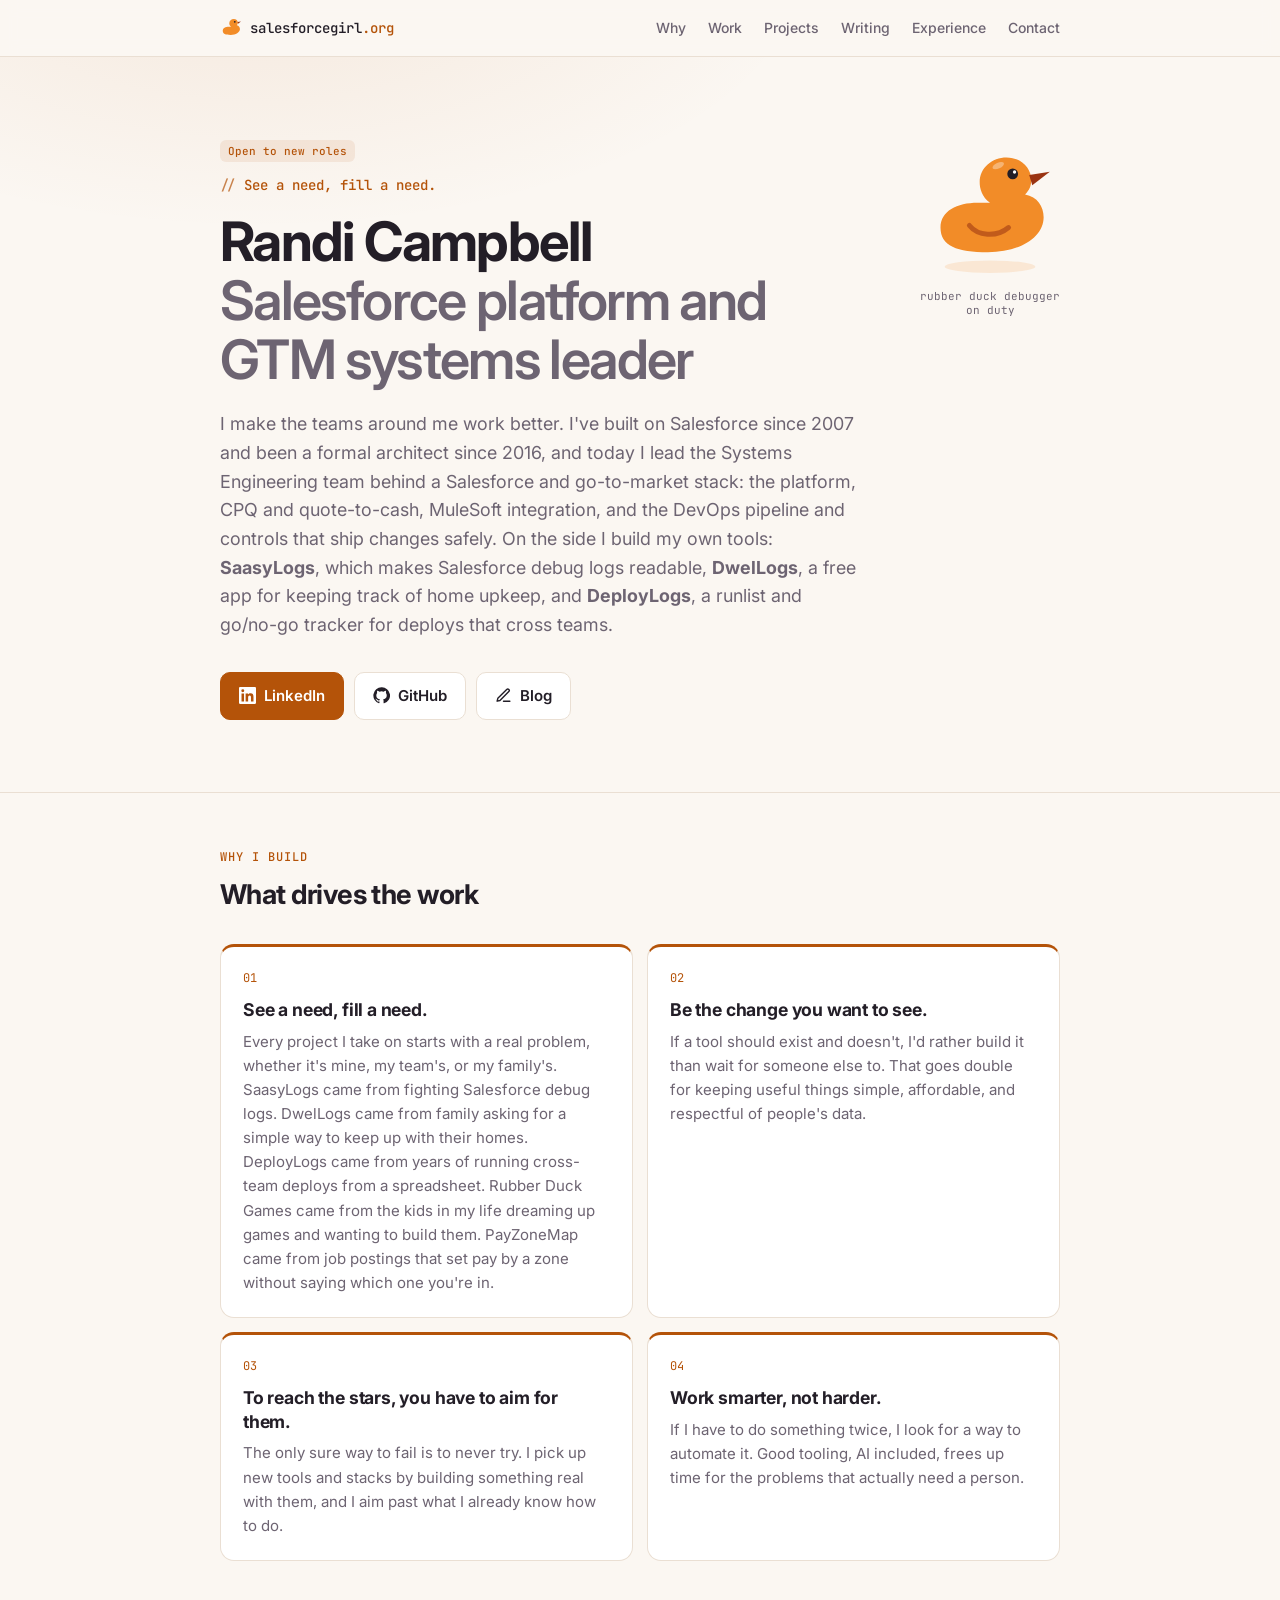
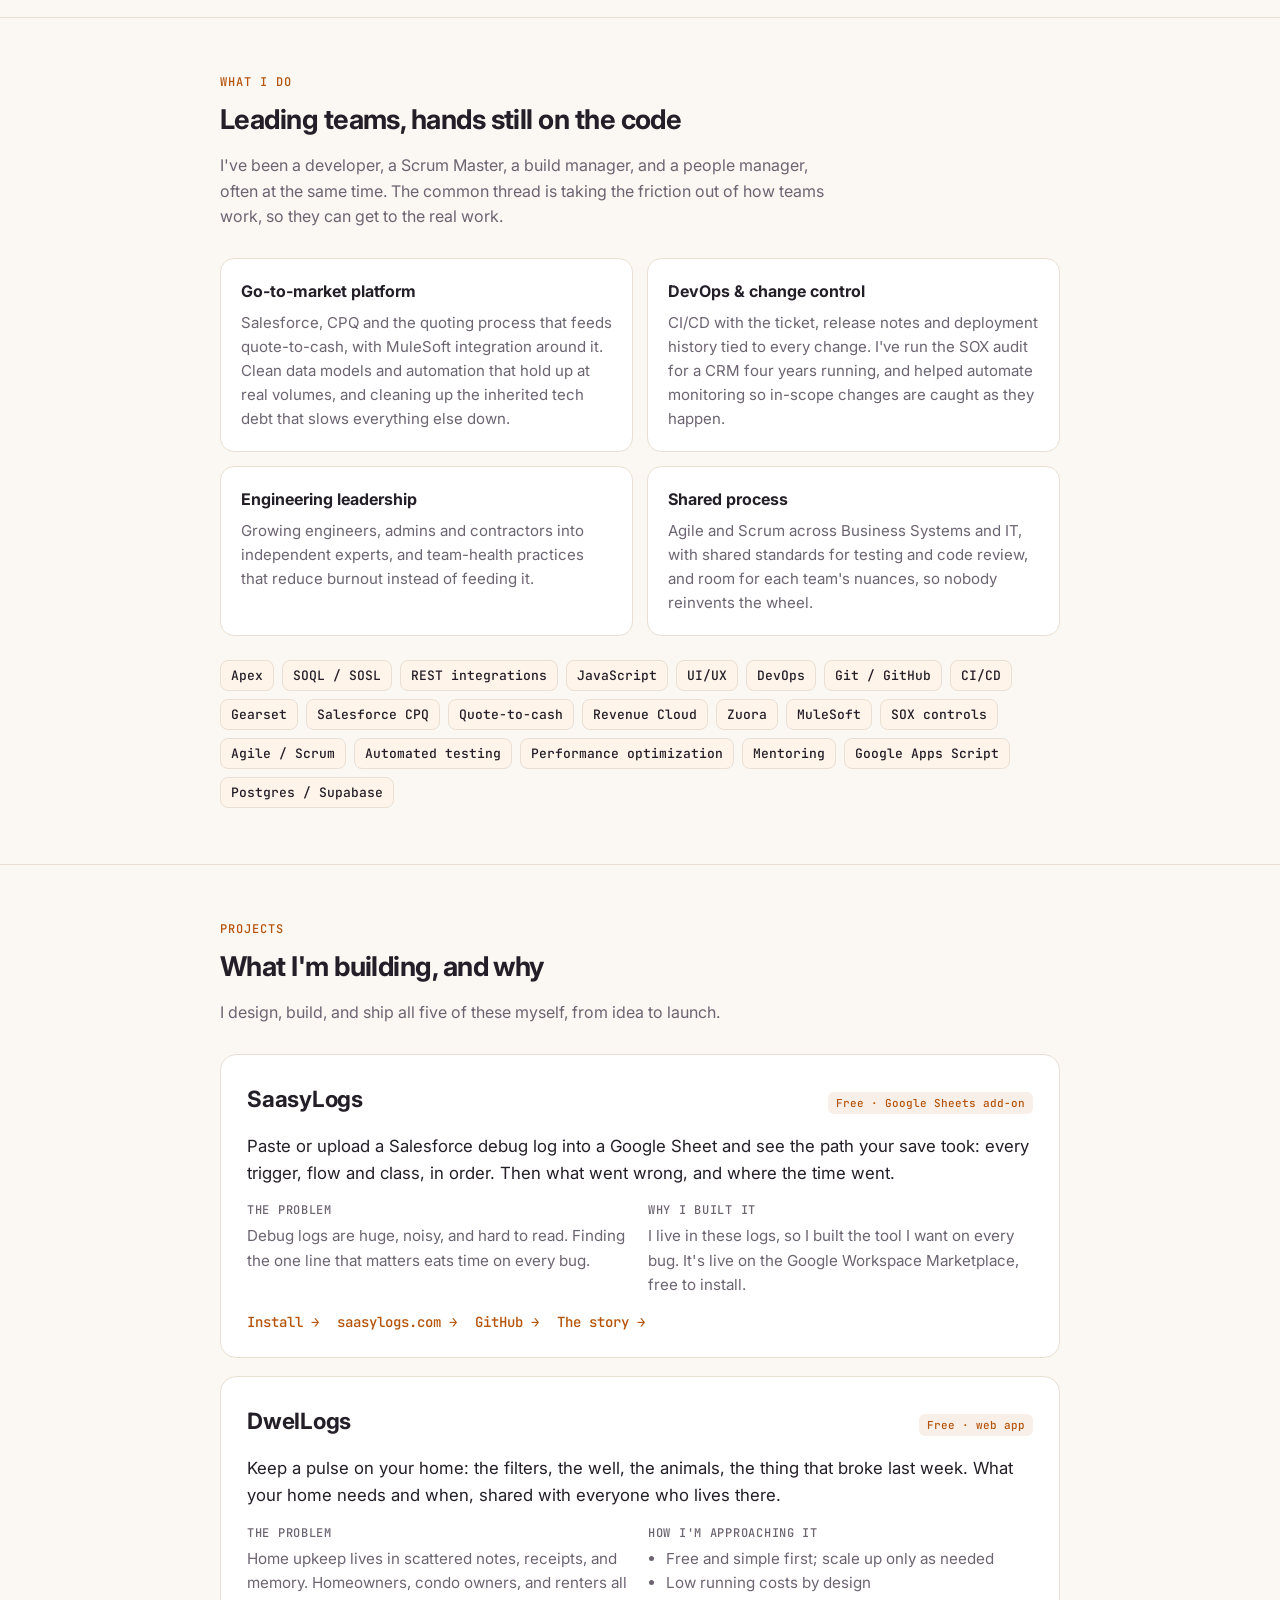
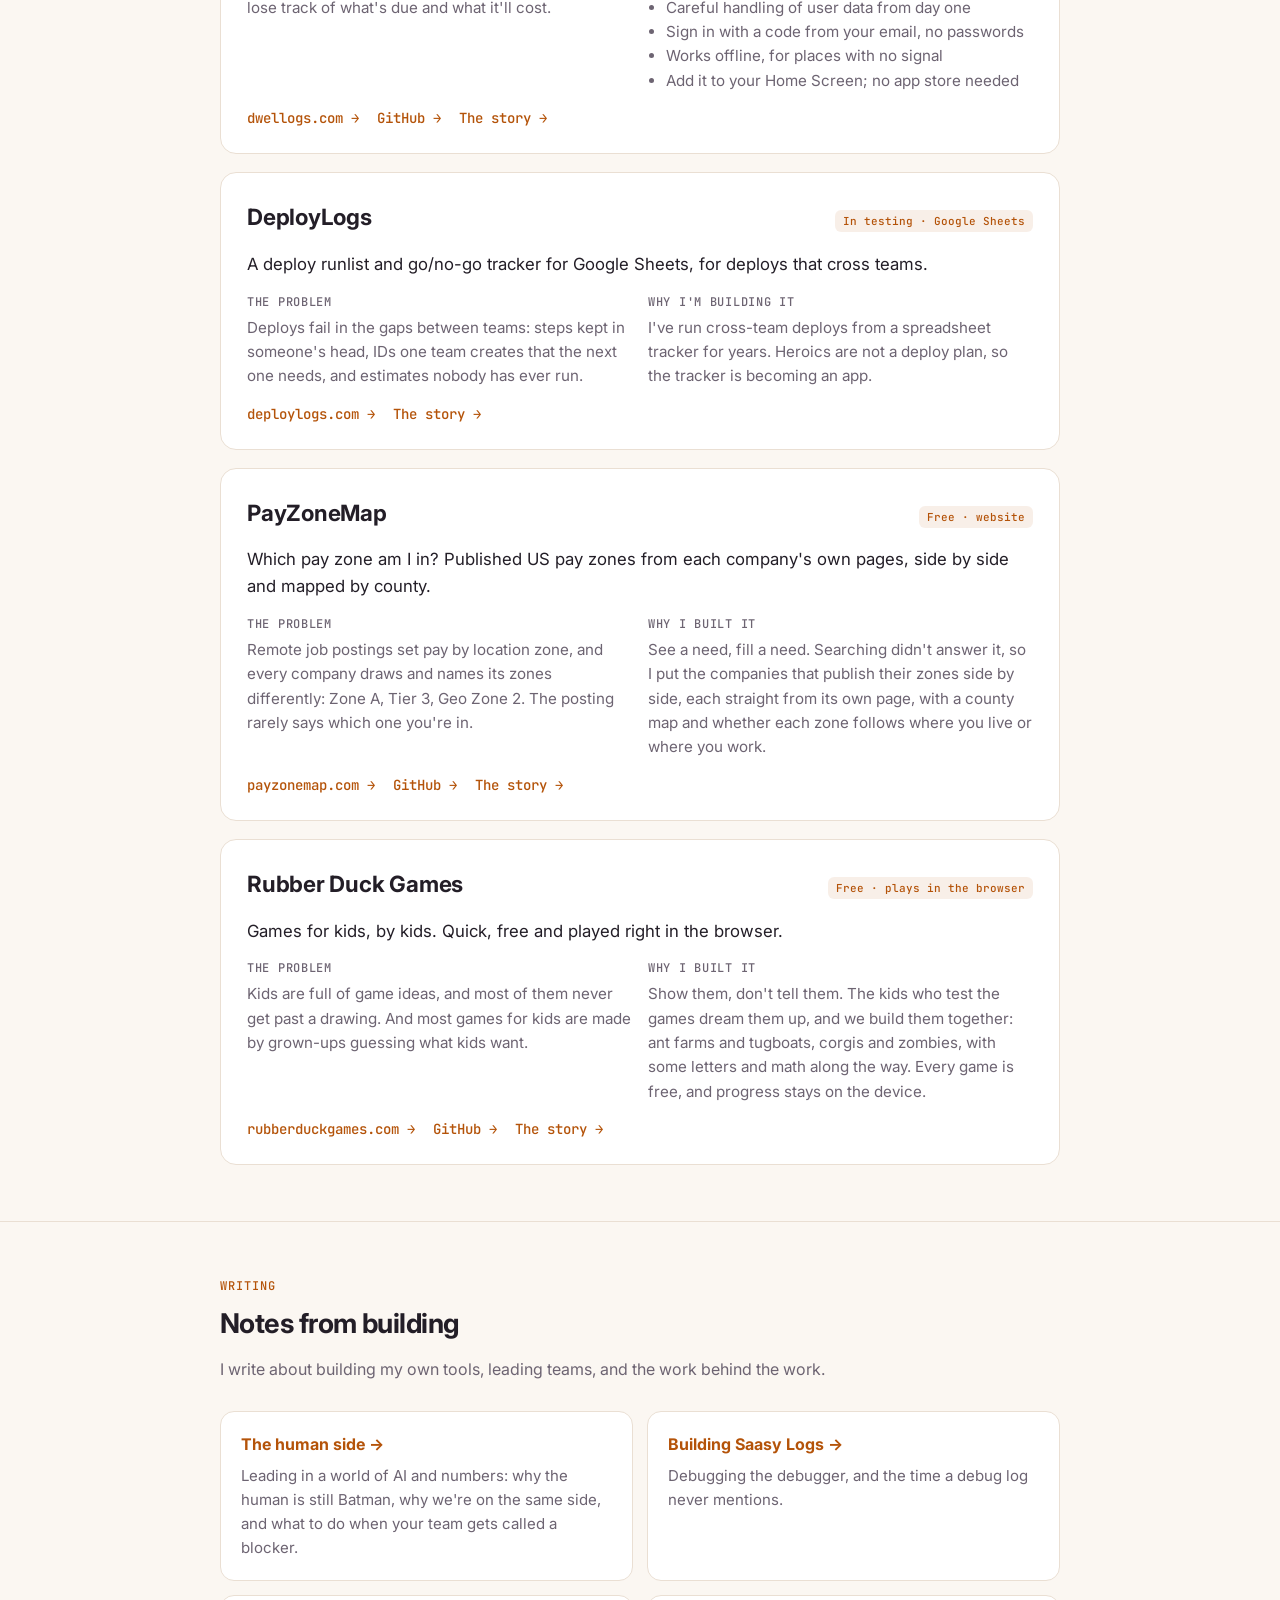
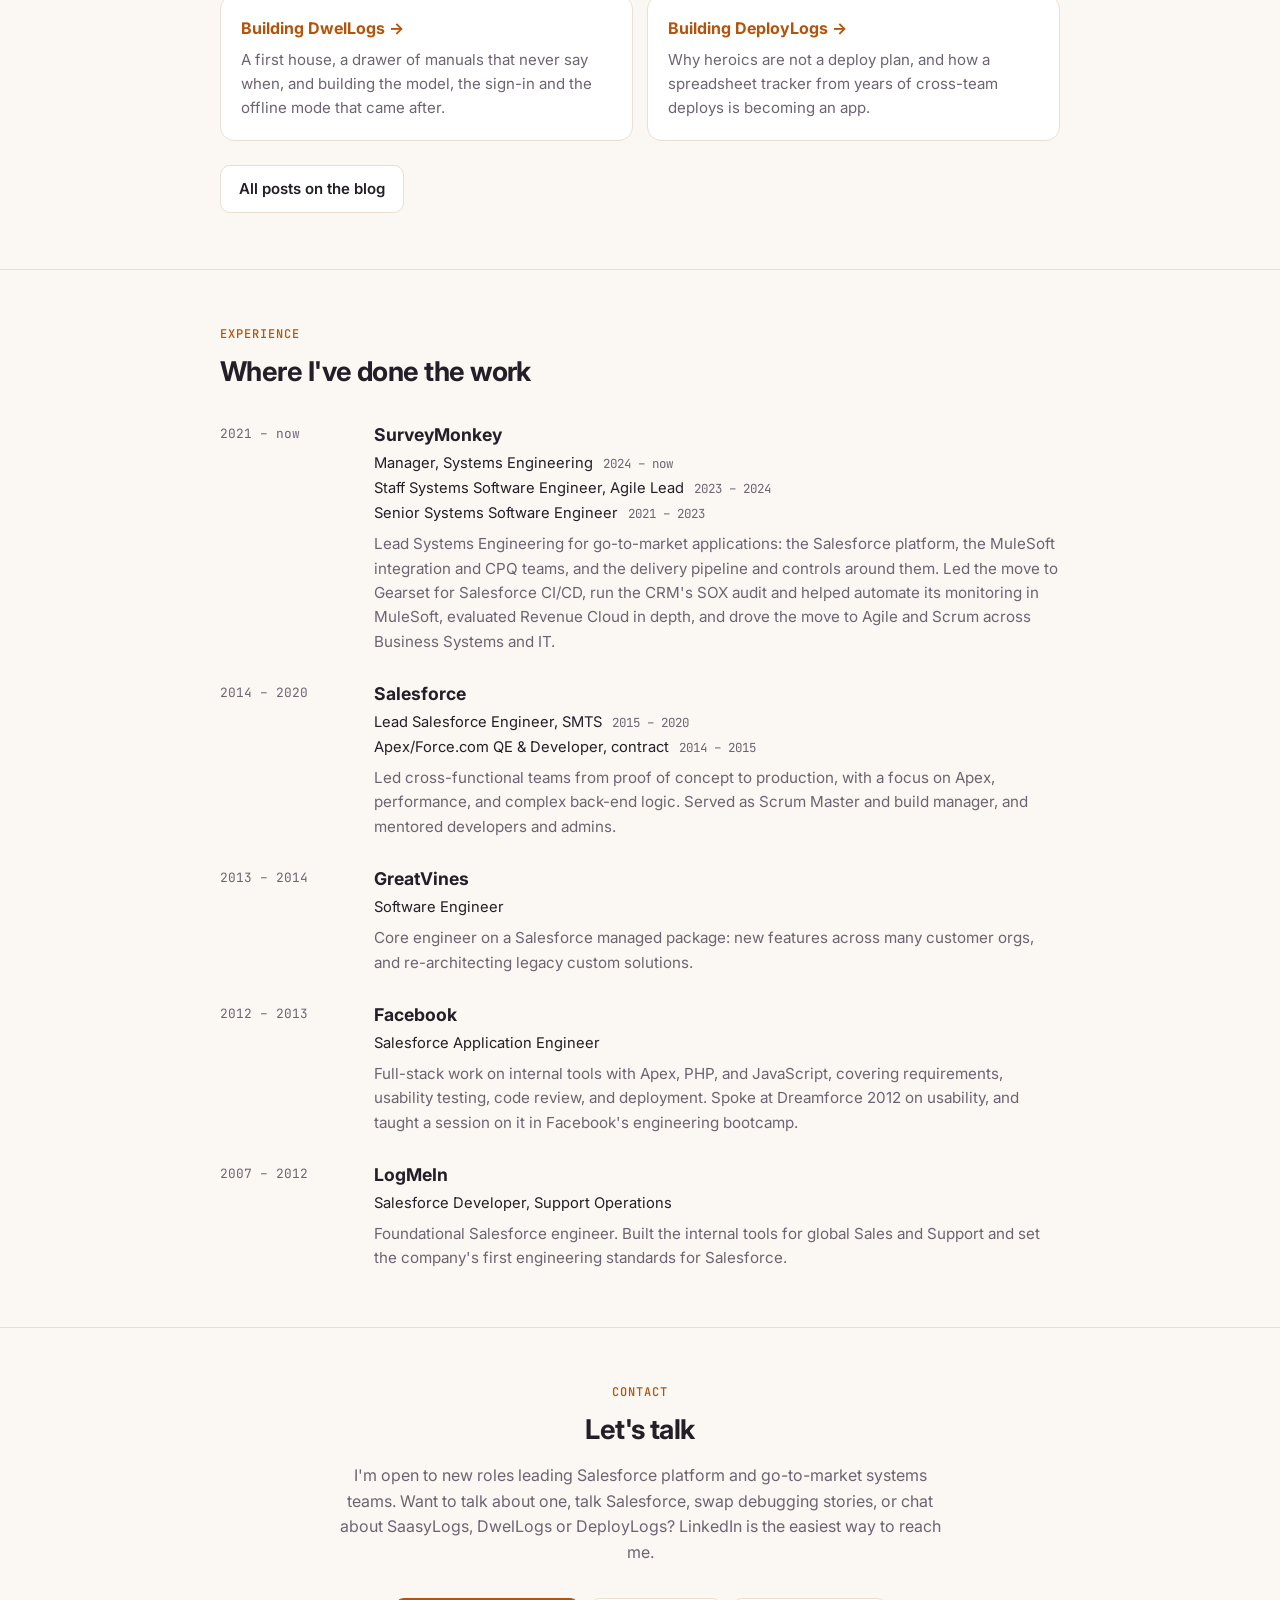
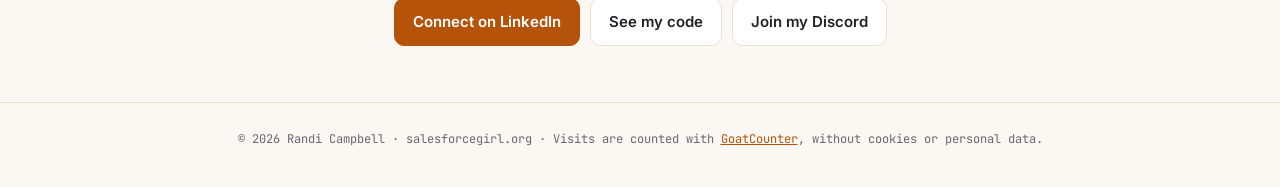
<file: index.html>
<!doctype html>
<html lang="en">
<head>
  <meta charset="utf-8">
  <meta name="viewport" content="width=device-width, initial-scale=1">
  <title>Randi Campbell — Salesforce Platform and GTM Systems Leader</title>
  <meta name="description" content="Randi Campbell (salesforcegirl): improving the way we work. Salesforce platform and GTM systems leader, SOX, CPQ and DevOps, building on Salesforce since 2007. Creator of SaasyLogs, DwelLogs and DeployLogs.">
  <meta property="og:title" content="Randi Campbell — Salesforce Platform and GTM Systems Leader">
  <meta property="og:description" content="Improving the way we work. Salesforce platform and GTM systems leader: SOX, CPQ, DevOps. Building on Salesforce since 2007. Creator of SaasyLogs, DwelLogs and DeployLogs.">
  <meta property="og:url" content="https://salesforcegirl.org">
  <meta property="og:type" content="profile">
  <!-- ?v=N busts LinkedIn's and Slack's cached preview; bump it whenever og-image.png changes. -->
  <meta property="og:image" content="https://salesforcegirl.org/og-image.png?v=4">
  <meta property="og:image:width" content="1200">
  <meta property="og:image:height" content="630">
  <meta property="og:image:alt" content="Randi Campbell, Salesforce platform and GTM systems leader. See a need, fill a need.">
  <meta name="twitter:card" content="summary_large_image">
  <meta name="twitter:image" content="https://salesforcegirl.org/og-image.png?v=4">
  <meta name="theme-color" content="#16131a">
  <link rel="icon" href="data:image/svg+xml,%3Csvg xmlns='http://www.w3.org/2000/svg' viewBox='0 0 64 64'%3E%3Cpath d='M8 40c0-8 8-12 18-12h6c-4-3-5-7-5-10 0-7 6-12 13-12s12 5 12 11c0 3-1 5-3 7 6 1 9 6 9 11 0 10-12 17-27 17S8 49 8 40z' fill='%23f28c28'/%3E%3Cpath d='M51 14.5l10-1.5-8.5 6.5z' fill='%23c2410c'/%3E%3Ccircle cx='43' cy='14' r='2.6' fill='%2316131a'/%3E%3C/svg%3E">
  <link rel="preconnect" href="https://fonts.googleapis.com">
  <link rel="preconnect" href="https://fonts.gstatic.com" crossorigin>
  <link href="https://fonts.googleapis.com/css2?family=Inter:wght@400;500;600;700&family=JetBrains+Mono:wght@400;500&display=swap" rel="stylesheet">
  <link rel="stylesheet" href="styles.css">
  <!-- 24 Nov: canonical added with visit counting. GoatCounter's count.js uses it
       as the counted path, so a tagged link (?utm_...) counts as "/" with its
       campaign kept separately, not as a page of its own. -->
  <link rel="canonical" href="https://salesforcegirl.org/">
</head>
<body>

  <nav class="top" aria-label="Primary">
    <div class="wrap">
      <a class="brand" href="#">
        <svg viewBox="0 0 64 64" aria-hidden="true"><path d="M8 40c0-8 8-12 18-12h6c-4-3-5-7-5-10 0-7 6-12 13-12s12 5 12 11c0 3-1 5-3 7 6 1 9 6 9 11 0 10-12 17-27 17S8 49 8 40z" fill="var(--duck)"/><path d="M51 14.5l10-1.5-8.5 6.5z" fill="var(--accent-deep)"/><circle cx="43" cy="14" r="2.6" fill="var(--eye)"/></svg>
        <b class="brand-name">salesforcegirl<span>.org</span></b>
      </a>
      <ul>
        <li><a href="#why">Why</a></li>
        <li><a href="#work">Work</a></li>
        <li><a href="#projects">Projects</a></li>
        <li><a href="#writing">Writing</a></li>
        <li><a href="#experience">Experience</a></li>
        <li><a href="#contact">Contact</a></li>
      </ul>
    </div>
  </nav>

  <main>
    <!-- ============ HERO ============ -->
    <header class="hero">
      <div class="wrap hero-grid">
        <div>
          <a class="badge status" href="#contact">Open to new roles</a>
          <div class="tagline">See a need, fill a need.</div>
          <h1>Randi Campbell<span class="role">Salesforce platform and GTM systems leader</span></h1>
          <p class="lede">
            I make the teams around me work better. I've built on Salesforce since 2007 and been a formal architect since 2016,
            and today I lead the Systems Engineering team behind a Salesforce and go-to-market stack: the platform, CPQ and
            quote-to-cash, MuleSoft integration, and the DevOps pipeline and controls that ship changes safely.
            On the side I build my own tools: <strong>SaasyLogs</strong>,
            which makes Salesforce debug logs readable, <strong>DwelLogs</strong>, a free app for keeping track of home upkeep,
            and <strong>DeployLogs</strong>, a runlist and go/no-go tracker for deploys that cross teams.
          </p>
          <div class="ctas">
            <a class="btn primary" href="https://www.linkedin.com/in/randiwarner/">
              <svg viewBox="0 0 24 24" fill="currentColor" aria-hidden="true"><path d="M20.45 20.45h-3.56v-5.57c0-1.33-.02-3.04-1.85-3.04-1.85 0-2.14 1.45-2.14 2.94v5.67H9.34V9h3.42v1.56h.05c.48-.9 1.64-1.85 3.37-1.85 3.6 0 4.27 2.37 4.27 5.46v6.28ZM5.34 7.43a2.06 2.06 0 1 1 0-4.13 2.06 2.06 0 0 1 0 4.13ZM7.12 20.45H3.56V9h3.56v11.45ZM22.22 0H1.77C.79 0 0 .77 0 1.73v20.54C0 23.23.79 24 1.77 24h20.45c.98 0 1.78-.77 1.78-1.73V1.73C24 .77 23.2 0 22.22 0Z"/></svg>
              LinkedIn
            </a>
            <a class="btn" href="https://github.com/salesforcegirl">
              <svg viewBox="0 0 24 24" fill="currentColor" aria-hidden="true"><path d="M12 .5a11.5 11.5 0 0 0-3.64 22.41c.58.1.79-.25.79-.56v-2c-3.2.7-3.88-1.37-3.88-1.37-.52-1.33-1.28-1.69-1.28-1.69-1.05-.72.08-.7.08-.7 1.16.08 1.77 1.19 1.77 1.19 1.03 1.77 2.7 1.26 3.36.96.1-.75.4-1.26.73-1.55-2.55-.29-5.24-1.28-5.24-5.68 0-1.26.45-2.28 1.19-3.09-.12-.29-.52-1.46.11-3.04 0 0 .97-.31 3.17 1.18a11 11 0 0 1 5.77 0c2.2-1.49 3.17-1.18 3.17-1.18.63 1.58.23 2.75.11 3.04.74.81 1.19 1.83 1.19 3.09 0 4.41-2.69 5.38-5.26 5.67.41.36.78 1.06.78 2.14v3.17c0 .31.21.67.8.56A11.5 11.5 0 0 0 12 .5Z"/></svg>
              GitHub
            </a>
            <a class="btn" href="https://salesforcegirl.hashnode.dev/">
              <svg viewBox="0 0 24 24" fill="none" stroke="currentColor" stroke-width="2" stroke-linecap="round" stroke-linejoin="round" aria-hidden="true"><path d="M12 20h9"/><path d="M16.5 3.5a2.1 2.1 0 0 1 3 3L7 19l-4 1 1-4Z"/></svg>
              Blog
            </a>
          </div>
        </div>

        <div class="duck-wrap" title="Rubber duck debugger, on duty">
          <svg class="duck" viewBox="0 0 64 64" aria-hidden="true">
            <ellipse cx="32" cy="59" rx="22" ry="3" fill="var(--duck)" opacity=".15"/>
            <path d="M8 40c0-8 8-12 18-12h6c-4-3-5-7-5-10 0-7 6-12 13-12s12 5 12 11c0 3-1 5-3 7 6 1 9 6 9 11 0 10-12 17-27 17S8 49 8 40z" fill="var(--duck)"/>
            <path d="M22 39c4 5 13 6 19 1" fill="none" stroke="var(--accent-deep)" stroke-width="2.4" stroke-linecap="round" opacity=".55"/>
            <path d="M51 14.5l10-1.5-8.5 6.5z" fill="var(--accent-deep)"/>
            <circle cx="43" cy="14" r="2.6" fill="var(--eye)"/>
            <circle cx="43.9" cy="13.1" r=".8" fill="#fff"/>
            <ellipse cx="36" cy="10" rx="3" ry="1.4" fill="#fff" opacity=".35" transform="rotate(-25 36 10)"/>
          </svg>
          <div class="duck-note">rubber duck debugger<br>on duty</div>
        </div>
      </div>
    </header>

    <!-- ============ WHY ============ -->
    <section id="why">
      <div class="wrap">
        <div class="eyebrow">Why I build</div>
        <h2>What drives the work</h2>
        <div class="principles">
          <div class="principle">
            <div class="num mono">01</div>
            <h3>See a need, fill a need.</h3>
            <p>Every project I take on starts with a real problem, whether it's mine, my team's, or my family's. SaasyLogs came from fighting Salesforce debug logs. DwelLogs came from family asking for a simple way to keep up with their homes. DeployLogs came from years of running cross-team deploys from a spreadsheet. Rubber Duck Games came from the kids in my life dreaming up games and wanting to build them. PayZoneMap came from job postings that set pay by a zone without saying which one you're in.</p>
          </div>
          <div class="principle">
            <div class="num mono">02</div>
            <h3>Be the change you want to see.</h3>
            <p>If a tool should exist and doesn't, I'd rather build it than wait for someone else to. That goes double for keeping useful things simple, affordable, and respectful of people's data.</p>
          </div>
          <div class="principle">
            <div class="num mono">03</div>
            <h3>To reach the stars, you have to aim for them.</h3>
            <p>The only sure way to fail is to never try. I pick up new tools and stacks by building something real with them, and I aim past what I already know how to do.</p>
          </div>
          <div class="principle">
            <div class="num mono">04</div>
            <h3>Work smarter, not harder.</h3>
            <p>If I have to do something twice, I look for a way to automate it. Good tooling, AI included, frees up time for the problems that actually need a person.</p>
          </div>
        </div>
      </div>
    </section>

    <!-- ============ WHAT I DO ============ -->
    <section id="work">
      <div class="wrap">
        <div class="eyebrow">What I do</div>
        <h2>Leading teams, hands still on the code</h2>
        <p class="section-lede">
          I've been a developer, a Scrum Master, a build manager, and a people manager, often at the same time.
          The common thread is taking the friction out of how teams work, so they can get to the real work.
        </p>

        <div class="pillars">
          <div class="pillar">
            <h3>Go-to-market platform</h3>
            <p>Salesforce, CPQ and the quoting process that feeds quote-to-cash, with MuleSoft integration around it. Clean data models and automation that hold up at real volumes, and cleaning up the inherited tech debt that slows everything else down.</p>
          </div>
          <div class="pillar">
            <h3>DevOps &amp; change control</h3>
            <p>CI/CD with the ticket, release notes and deployment history tied to every change. I've run the SOX audit for a CRM four years running, and helped automate monitoring so in-scope changes are caught as they happen.</p>
          </div>
          <div class="pillar">
            <h3>Engineering leadership</h3>
            <p>Growing engineers, admins and contractors into independent experts, and team-health practices that reduce burnout instead of feeding it.</p>
          </div>
          <div class="pillar">
            <h3>Shared process</h3>
            <p>Agile and Scrum across Business Systems and IT, with shared standards for testing and code review, and room for each team's nuances, so nobody reinvents the wheel.</p>
          </div>
        </div>

        <ul class="skills" aria-label="Skills">
          <li>Apex</li>
          <li>SOQL / SOSL</li>
          <li>REST integrations</li>
          <li>JavaScript</li>
          <li>UI/UX</li>
          <li>DevOps</li>
          <li>Git / GitHub</li>
          <li>CI/CD</li>
          <li>Gearset</li>
          <li>Salesforce CPQ</li>
          <li>Quote-to-cash</li>
          <li>Revenue Cloud</li>
          <li>Zuora</li>
          <li>MuleSoft</li>
          <li>SOX controls</li>
          <li>Agile / Scrum</li>
          <li>Automated testing</li>
          <li>Performance optimization</li>
          <li>Mentoring</li>
          <li>Google Apps Script</li>
          <li>Postgres / Supabase</li>
        </ul>
      </div>
    </section>

    <!-- ============ PROJECTS ============ -->
    <section id="projects">
      <div class="wrap">
        <div class="eyebrow">Projects</div>
        <h2>What I'm building, and why</h2>
        <p class="section-lede">I design, build, and ship all five of these myself, from idea to launch.</p>

        <div class="projects">
          <article class="project">
            <div class="project-head">
              <h3>SaasyLogs</h3>
              <span class="badge">Free · Google Sheets add-on</span>
            </div>
            <!-- Pitch follows saasylogs.com's own hero, so the two say the same thing. -->
            <p class="pitch">Paste or upload a Salesforce debug log into a Google Sheet and see the path your save took: every trigger, flow and class, in order. Then what went wrong, and where the time went.</p>
            <div class="pw">
              <div>
                <h4>The problem</h4>
                <p>Debug logs are huge, noisy, and hard to read. Finding the one line that matters eats time on every bug.</p>
              </div>
              <div>
                <h4>Why I built it</h4>
                <p>I live in these logs, so I built the tool I want on every bug. It's live on the Google Workspace Marketplace, free to install.</p>
              </div>
            </div>
            <div class="project-links">
              <a href="https://workspace.google.com/marketplace/app/saasy_logs/726192293541">Install →</a>
              <a href="https://saasylogs.com">saasylogs.com →</a>
              <a href="https://github.com/SaasyLogs">GitHub →</a>
              <a href="https://salesforcegirl.hashnode.dev/series/building-saasy-logs">The story →</a>
            </div>
          </article>

          <article class="project">
            <div class="project-head">
              <h3>DwelLogs</h3>
              <span class="badge">Free · web app</span>
            </div>
            <!-- Pitch follows dwellogs.com, which says only what the app does today. -->
            <p class="pitch">Keep a pulse on your home: the filters, the well, the animals, the thing that broke last week. What your home needs and when, shared with everyone who lives there.</p>
            <div class="pw">
              <div>
                <h4>The problem</h4>
                <p>Home upkeep lives in scattered notes, receipts, and memory. Homeowners, condo owners, and renters all lose track of what's due and what it'll cost.</p>
              </div>
              <div>
                <h4>How I'm approaching it</h4>
                <ul>
                  <li>Free and simple first; scale up only as needed</li>
                  <li>Low running costs by design</li>
                  <li>Careful handling of user data from day one</li>
                  <li>Sign in with a code from your email, no passwords</li>
                  <li>Works offline, for places with no signal</li>
                  <li>Add it to your Home Screen; no app store needed</li>
                </ul>
              </div>
            </div>
            <div class="project-links">
              <a href="https://dwellogs.com">dwellogs.com →</a>
              <a href="https://github.com/DwelLogs">GitHub →</a>
              <a href="https://salesforcegirl.hashnode.dev/series/building-dwellogs">The story →</a>
            </div>
          </article>
          <article class="project">
            <div class="project-head">
              <h3>DeployLogs</h3>
              <span class="badge">In testing · Google Sheets</span>
            </div>
            <!-- Pitch follows deploylogs.com. -->
            <p class="pitch">A deploy runlist and go/no-go tracker for Google Sheets, for deploys that cross teams.</p>
            <div class="pw">
              <div>
                <h4>The problem</h4>
                <p>Deploys fail in the gaps between teams: steps kept in someone's head, IDs one team creates that the next one needs, and estimates nobody has ever run.</p>
              </div>
              <div>
                <h4>Why I'm building it</h4>
                <p>I've run cross-team deploys from a spreadsheet tracker for years. Heroics are not a deploy plan, so the tracker is becoming an app.</p>
              </div>
            </div>
            <div class="project-links">
              <a href="https://deploylogs.com">deploylogs.com →</a>
              <a href="https://salesforcegirl.hashnode.dev/heroics-are-not-a-deploy-plan">The story →</a>
            </div>
          </article>

          <article class="project">
            <div class="project-head">
              <h3>PayZoneMap</h3>
              <span class="badge">Free · website</span>
            </div>
            <!-- Pitch follows payzonemap.com's own line. Live since 23 Nov 2026. -->
            <p class="pitch">Which pay zone am I in? Published US pay zones from each company's own pages, side by side and mapped by county.</p>
            <div class="pw">
              <div>
                <h4>The problem</h4>
                <p>Remote job postings set pay by location zone, and every company draws and names its zones differently: Zone A, Tier 3, Geo Zone 2. The posting rarely says which one you're in.</p>
              </div>
              <div>
                <h4>Why I built it</h4>
                <p>See a need, fill a need. Searching didn't answer it, so I put the companies that publish their zones side by side, each straight from its own page, with a county map and whether each zone follows where you live or where you work.</p>
              </div>
            </div>
            <div class="project-links">
              <a href="https://payzonemap.com">payzonemap.com →</a>
              <a href="https://github.com/PayZoneMap">GitHub →</a>
              <a href="https://salesforcegirl.hashnode.dev/zone-a-tier-3-geo-zone-2-which-one-am-i">The story →</a>
            </div>
          </article>

          <article class="project">
            <div class="project-head">
              <h3>Rubber Duck Games</h3>
              <span class="badge">Free · plays in the browser</span>
            </div>
            <!-- Pitch follows rubberduckgames.com ("Games for kids, by kids", updated 24 Nov). Nothing that identifies the kid testers: no names, ages or photos. -->
            <p class="pitch">Games for kids, by kids. Quick, free and played right in the browser.</p>
            <div class="pw">
              <div>
                <h4>The problem</h4>
                <p>Kids are full of game ideas, and most of them never get past a drawing. And most games for kids are made by grown-ups guessing what kids want.</p>
              </div>
              <div>
                <h4>Why I built it</h4>
                <p>Show them, don't tell them. The kids who test the games dream them up, and we build them together: ant farms and tugboats, corgis and zombies, with some letters and math along the way. Every game is free, and progress stays on the device.</p>
              </div>
            </div>
            <div class="project-links">
              <a href="https://rubberduckgames.com">rubberduckgames.com →</a>
              <a href="https://github.com/RubberDuckGames">GitHub →</a>
              <a href="https://salesforcegirl.hashnode.dev/show-them-don-t-tell-them">The story →</a>
            </div>
          </article>
        </div>
      </div>
    </section>

    <!-- ============ WRITING ============ -->
    <!-- Links the series and the blog, not single posts, so this does not go stale with every new post. -->
    <section id="writing">
      <div class="wrap">
        <div class="eyebrow">Writing</div>
        <h2>Notes from building</h2>
        <p class="section-lede">I write about building my own tools, leading teams, and the work behind the work.</p>

        <div class="pillars">
          <a class="pillar pillar-link" href="https://salesforcegirl.hashnode.dev/series/human-side">
            <h3>The human side →</h3>
            <p>Leading in a world of AI and numbers: why the human is still Batman, why we're on the same side, and what to do when your team gets called a blocker.</p>
          </a>
          <a class="pillar pillar-link" href="https://salesforcegirl.hashnode.dev/series/building-saasy-logs">
            <h3>Building Saasy Logs →</h3>
            <p>Debugging the debugger, and the time a debug log never mentions.</p>
          </a>
          <a class="pillar pillar-link" href="https://salesforcegirl.hashnode.dev/series/building-dwellogs">
            <h3>Building DwelLogs →</h3>
            <p>A first house, a drawer of manuals that never say when, and building the model, the sign-in and the offline mode that came after.</p>
          </a>
          <!-- Hashnode series slug: building-deploy-logs -->
          <a class="pillar pillar-link" href="https://salesforcegirl.hashnode.dev/series/building-deploy-logs">
            <h3>Building DeployLogs →</h3>
            <p>Why heroics are not a deploy plan, and how a spreadsheet tracker from years of cross-team deploys is becoming an app.</p>
          </a>
        </div>

        <div class="ctas">
          <a class="btn" href="https://salesforcegirl.hashnode.dev/">All posts on the blog</a>
        </div>
      </div>
    </section>

    <!-- ============ EXPERIENCE ============ -->
    <!-- Source: LinkedIn profile export. Keep in sync with LinkedIn; LinkedIn carries the detail. -->
    <section id="experience">
      <div class="wrap">
        <div class="eyebrow">Experience</div>
        <h2>Where I've done the work</h2>
        <div class="timeline">
          <div class="job">
            <div class="when mono">2021 – now</div>
            <div>
              <h3>SurveyMonkey</h3>
              <p class="roles">Manager, Systems Engineering <span>2024 – now</span><br>Staff Systems Software Engineer, Agile Lead <span>2023 – 2024</span><br>Senior Systems Software Engineer <span>2021 – 2023</span></p>
              <p>Lead Systems Engineering for go-to-market applications: the Salesforce platform, the MuleSoft integration and CPQ teams, and the delivery pipeline and controls around them. Led the move to Gearset for Salesforce CI/CD, run the CRM's SOX audit and helped automate its monitoring in MuleSoft, evaluated Revenue Cloud in depth, and drove the move to Agile and Scrum across Business Systems and IT.</p>
            </div>
          </div>
          <div class="job">
            <div class="when mono">2014 – 2020</div>
            <div>
              <h3>Salesforce</h3>
              <p class="roles">Lead Salesforce Engineer, SMTS <span>2015 – 2020</span><br>Apex/Force.com QE &amp; Developer, contract <span>2014 – 2015</span></p>
              <p>Led cross-functional teams from proof of concept to production, with a focus on Apex, performance, and complex back-end logic. Served as Scrum Master and build manager, and mentored developers and admins.</p>
            </div>
          </div>
          <div class="job">
            <div class="when mono">2013 – 2014</div>
            <div>
              <h3>GreatVines</h3>
              <p class="roles">Software Engineer</p>
              <p>Core engineer on a Salesforce managed package: new features across many customer orgs, and re-architecting legacy custom solutions.</p>
            </div>
          </div>
          <div class="job">
            <div class="when mono">2012 – 2013</div>
            <div>
              <h3>Facebook</h3>
              <p class="roles">Salesforce Application Engineer</p>
              <p>Full-stack work on internal tools with Apex, PHP, and JavaScript, covering requirements, usability testing, code review, and deployment. Spoke at Dreamforce 2012 on usability, and taught a session on it in Facebook's engineering bootcamp.</p>
            </div>
          </div>
          <div class="job">
            <div class="when mono">2007 – 2012</div>
            <div>
              <h3>LogMeIn</h3>
              <p class="roles">Salesforce Developer, Support Operations</p>
              <p>Foundational Salesforce engineer. Built the internal tools for global Sales and Support and set the company's first engineering standards for Salesforce.</p>
            </div>
          </div>
        </div>
      </div>
    </section>

    <!-- ============ CONTACT ============ -->
    <section id="contact" class="contact">
      <div class="wrap">
        <div class="eyebrow">Contact</div>
        <h2>Let's talk</h2>
        <p class="section-lede">I'm open to new roles leading Salesforce platform and go-to-market systems teams. Want to talk about one, talk Salesforce, swap debugging stories, or chat about SaasyLogs, DwelLogs or DeployLogs? LinkedIn is the easiest way to reach me.</p>
        <div class="ctas">
          <a class="btn primary" href="https://www.linkedin.com/in/randiwarner/">Connect on LinkedIn</a>
          <a class="btn" href="https://github.com/salesforcegirl">See my code</a>
          <a class="btn" href="https://discord.gg/MZ3sDF7xB">Join my Discord</a>
        </div>

        <!-- DONATE: uncomment when ready
        <p class="section-lede sponsor">
          Find my tools useful? <a href="https://github.com/sponsors/salesforcegirl">Sponsor on GitHub</a> to help keep them free.
        </p>
        -->
      </div>
    </section>
  </main>

  <footer>© <span id="yr">2026</span> Randi Campbell · salesforcegirl.org · Visits are counted with <a href="https://www.goatcounter.com/">GoatCounter</a>, without cookies or personal data.</footer>

  <script>document.getElementById('yr').textContent = new Date().getFullYear();</script>
  <script data-goatcounter="https://salesforcegirl.goatcounter.com/count" async src="count.js?v=1"></script>
</body>
</html>
</file>
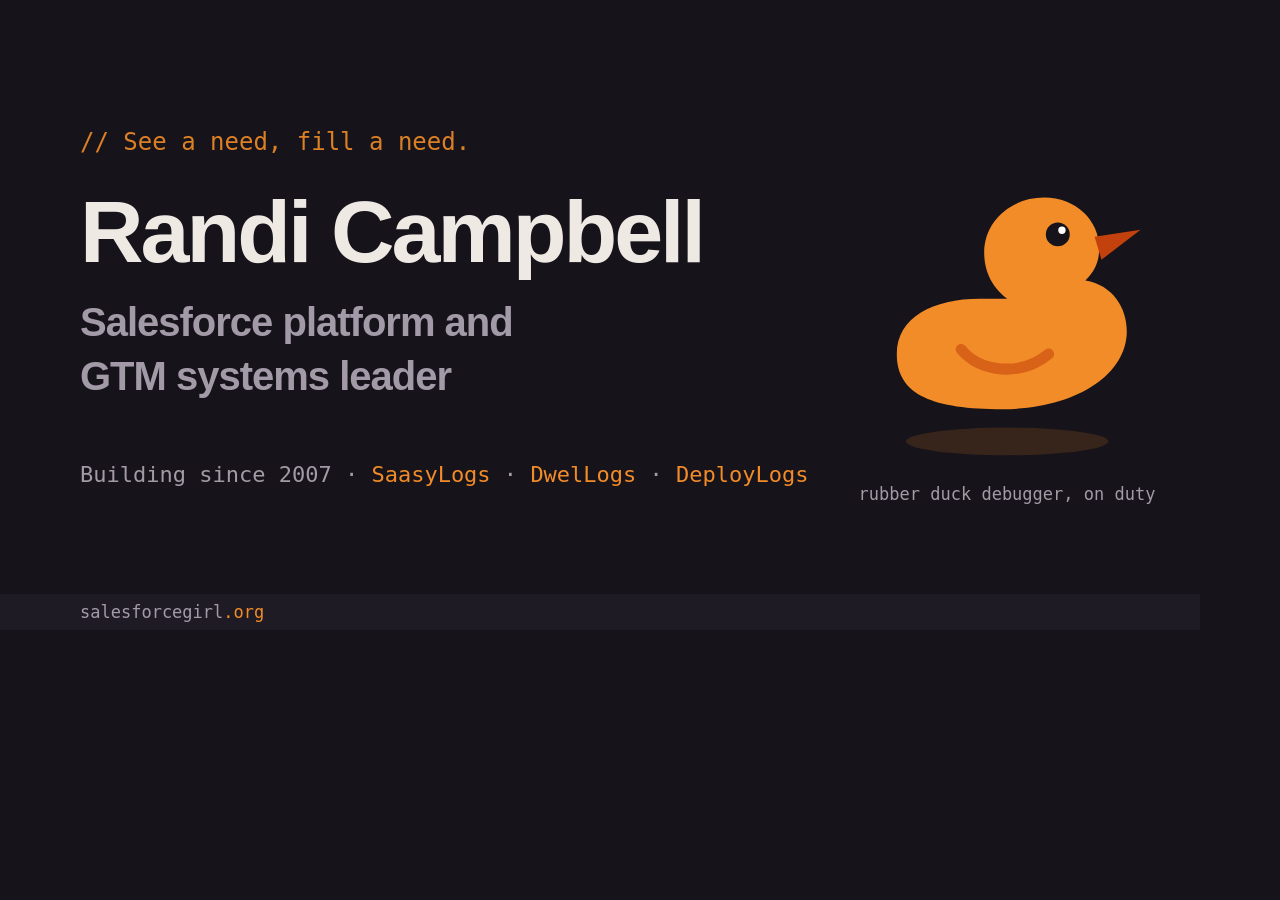
<file: brand/og-image.html>
<!doctype html>
<!-- Source for og-image.png (1200x630). Render with headless Chrome:
     Chrome --headless --hide-scrollbars --window-size=1200,630 --screenshot=../og-image.png og-image.html  (run from brand/)
     Then bump ?v=N on the og:image and twitter:image tags in index.html. -->
<html><head><meta charset="utf-8">
<style>
html,body{margin:0;width:1200px;height:630px;background:#16131a;overflow:hidden}
svg{display:block}
</style></head><body>
<svg width="1200" height="630" viewBox="0 0 1200 630" xmlns="http://www.w3.org/2000/svg">
  <text x="80" y="150" font-family="'JetBrains Mono', Menlo, monospace" font-size="24" fill="#f28c28" opacity=".9">// See a need, fill a need.</text>
  <text x="80" y="262" font-family="Inter, 'Helvetica Neue', Arial, sans-serif" font-size="88" font-weight="700" fill="#efe9e4" letter-spacing="-3">Randi Campbell</text>
  <text x="80" y="336" font-family="Inter, 'Helvetica Neue', Arial, sans-serif" font-size="40" font-weight="600" fill="#a39aa8" letter-spacing="-1">Salesforce platform and</text>
  <text x="80" y="390" font-family="Inter, 'Helvetica Neue', Arial, sans-serif" font-size="40" font-weight="600" fill="#a39aa8" letter-spacing="-1">GTM systems leader</text>
  <text x="80" y="482" font-family="'JetBrains Mono', Menlo, monospace" font-size="22" fill="#a39aa8">Building since 2007 · <tspan fill="#f28c28">SaasyLogs</tspan> · <tspan fill="#f28c28">DwelLogs</tspan> · <tspan fill="#f28c28">DeployLogs</tspan></text>

  <!-- the duck, same path as the site's mascot -->
  <g transform="translate(860 170) scale(4.6)">
    <ellipse cx="32" cy="59" rx="22" ry="3" fill="#f28c28" opacity=".15"/>
    <path d="M8 40c0-8 8-12 18-12h6c-4-3-5-7-5-10 0-7 6-12 13-12s12 5 12 11c0 3-1 5-3 7 6 1 9 6 9 11 0 10-12 17-27 17S8 49 8 40z" fill="#f28c28"/>
    <path d="M22 39c4 5 13 6 19 1" fill="none" stroke="#c2410c" stroke-width="2.4" stroke-linecap="round" opacity=".55"/>
    <path d="M51 14.5l10-1.5-8.5 6.5z" fill="#c2410c"/>
    <circle cx="43" cy="14" r="2.6" fill="#16131a"/>
    <circle cx="43.9" cy="13.1" r=".8" fill="#fff"/>
  </g>
  <text x="1007" y="500" text-anchor="middle" font-family="'JetBrains Mono', Menlo, monospace" font-size="17" fill="#a39aa8">rubber duck debugger, on duty</text>

  <rect x="0" y="594" width="1200" height="36" fill="#1f1b24"/>
  <text x="80" y="618" font-family="'JetBrains Mono', Menlo, monospace" font-size="17" fill="#a39aa8">salesforcegirl<tspan fill="#f28c28">.org</tspan></text>
</svg>
</body></html>
</file>
<file: styles.css>
/* salesforcegirl.org styles. Colours are tokens on :root; light mode overrides them.
   Contrast was measured against WCAG 2.2 AA; re-measure if a colour changes. */

:root {
  --bg: #16131a;
  --surface: #1f1b24;
  --surface-2: #28232f;
  --border: #332d3b;
  --text: #efe9e4;
  --muted: #a39aa8;
  --accent: #f28c28;
  --accent-deep: #c2410c;
  --duck: #f28c28;
  --accent-soft: rgba(242,140,40,.13);
  --on-accent: #1a1208;
  --eye: #16131a;
}
@media (prefers-color-scheme: light) {
  :root {
    --bg: #fbf7f2;
    --surface: #ffffff;
    --surface-2: #fff4ea;
    --border: #eadfd3;
    --text: #231e27;
    --muted: #6d6472;
    --accent: #b45309;      /* 4.7:1 on bg, 5.0:1 on white; #d9650b measured 3.4:1 and failed */
    --accent-deep: #9a3412;
    --duck: #f28c28;       /* decorative only, so it keeps the bright orange */
    --accent-soft: rgba(180,83,9,.09);
    --on-accent: #ffffff;
    --eye: #231e27;
  }
}

* { box-sizing: border-box; margin: 0; padding: 0; }
html { -webkit-text-size-adjust: 100%; scroll-behavior: smooth; }
body { background: var(--bg); color: var(--text); font: 100%/1.6 "Inter", system-ui, sans-serif; }
a { color: var(--accent); }
.wrap { max-width: 880px; margin: 0 auto; padding: 0 20px; }
.mono { font-family: "JetBrains Mono", ui-monospace, monospace; }
a:focus-visible { outline: 2px solid var(--accent); outline-offset: 3px; border-radius: 6px; }

/* nav */
nav.top {
  position: sticky; top: 0; z-index: 10;
  background: color-mix(in srgb, var(--bg) 85%, transparent);
  backdrop-filter: blur(8px);
  border-bottom: 1px solid var(--border);
}
nav.top .wrap { display: flex; align-items: center; justify-content: space-between; height: 56px; }
.brand { display: flex; align-items: center; gap: 8px; font: 500 0.875rem "JetBrains Mono", monospace; color: var(--text); text-decoration: none; }
.brand span { color: var(--accent); }
.brand-name { font-weight: 500; }
.brand svg { width: 22px; height: 22px; }
nav.top ul { display: flex; gap: 22px; list-style: none; }
nav.top ul a { color: var(--muted); text-decoration: none; font-size: 0.875rem; font-weight: 500; }
nav.top ul a:hover { color: var(--text); }

/* hero */
.hero {
  padding: 80px 0 72px;
  background: radial-gradient(50rem 24rem at 20% -6rem, var(--accent-soft), transparent 70%);
}
.hero-grid { display: flex; align-items: flex-start; justify-content: space-between; gap: 32px; }
.tagline { font: 500 0.875rem "JetBrains Mono", monospace; color: var(--accent); margin-bottom: 18px; }
.tagline::before { content: "// "; opacity: .7; }
h1 { font-size: clamp(2.2rem, 6vw, 3.4rem); line-height: 1.08; letter-spacing: -.03em; font-weight: 700; }
h1 .role { color: var(--muted); font-weight: 600; display: block; }
.lede { font-size: 1.12rem; color: var(--muted); max-width: 58ch; margin-top: 22px; }
.ctas { display: flex; flex-wrap: wrap; gap: 10px; margin-top: 32px; }
.btn {
  display: inline-flex; align-items: center; gap: 8px;
  padding: 11px 18px; border-radius: 10px;
  font-weight: 600; font-size: 0.9375rem; text-decoration: none;
  border: 1px solid var(--border); color: var(--text); background: var(--surface);
  transition: border-color .15s, background .15s;
}
.btn:hover { border-color: var(--accent); }
.btn.primary { background: var(--accent); border-color: var(--accent); color: var(--on-accent); }
.btn.primary:hover { filter: brightness(1.08); }
.btn svg { width: 17px; height: 17px; }

.duck-wrap { flex: none; text-align: center; padding-top: 8px; }
.duck { width: 132px; height: 132px; transform-origin: 50% 90%; }
.duck-wrap:hover .duck { animation: bob .9s ease-in-out; }
@keyframes bob {
  0%,100% { transform: rotate(0) translateY(0); }
  25% { transform: rotate(-8deg) translateY(-3px); }
  60% { transform: rotate(6deg) translateY(0); }
}
.duck-note { font: 400 0.6875rem "JetBrains Mono", monospace; color: var(--muted); margin-top: 4px; }

/* sections */
section { padding: 56px 0; border-top: 1px solid var(--border); }
.eyebrow { font: 500 0.75rem "JetBrains Mono", monospace; color: var(--accent); letter-spacing: .08em; text-transform: uppercase; }
h2 { font-size: 1.7rem; letter-spacing: -.02em; margin: 8px 0 12px; }
.section-lede { color: var(--muted); max-width: 62ch; }

/* principles */
.principles { display: grid; grid-template-columns: repeat(2, 1fr); gap: 14px; margin-top: 28px; }
.principle { background: var(--surface); border: 1px solid var(--border); border-top: 3px solid var(--accent); border-radius: 14px; padding: 22px; }
.principle .num { font-size: 0.75rem; color: var(--accent); margin-bottom: 10px; }
.principle h3 { font-size: 1.1rem; line-height: 1.35; margin-bottom: 8px; letter-spacing: -.01em; }
.principle p { color: var(--muted); font-size: .94rem; }

/* what I do */
.pillars { display: grid; grid-template-columns: repeat(2, 1fr); gap: 14px; margin-top: 28px; }
.pillars.three { grid-template-columns: repeat(3, 1fr); }
.pillar { background: var(--surface); border: 1px solid var(--border); border-radius: 14px; padding: 20px; }
.pillar h3 { font-size: 1rem; margin-bottom: 6px; }
.pillar p { color: var(--muted); font-size: .94rem; }
.pillar-link { display: block; color: inherit; text-decoration: none; transition: border-color .15s; }
.pillar-link:hover { border-color: var(--accent); }
.pillar-link h3 { color: var(--accent); }
#writing .ctas { margin-top: 24px; }
.skills { display: flex; flex-wrap: wrap; gap: 8px; margin-top: 24px; list-style: none; }
.skills li {
  font: 500 0.8125rem "JetBrains Mono", monospace;
  padding: 6px 10px; border-radius: 8px;
  background: var(--surface-2); border: 1px solid var(--border);
}

/* projects */
.projects { display: grid; gap: 18px; margin-top: 28px; }
.project { background: var(--surface); border: 1px solid var(--border); border-radius: 16px; padding: 26px; display: grid; gap: 16px; transition: border-color .15s; }
.project:hover { border-color: var(--accent); }
.project-head { display: flex; justify-content: space-between; align-items: baseline; gap: 12px; flex-wrap: wrap; }
.project h3 { font-size: 1.4rem; letter-spacing: -.01em; }
.badge { font: 500 0.6875rem "JetBrains Mono", monospace; padding: 4px 8px; border-radius: 6px; background: var(--accent-soft); color: var(--accent); }
.badge.status { display: inline-block; margin-bottom: 14px; text-decoration: none; }
.project .pitch { font-size: 1.05rem; }
.pw { display: grid; grid-template-columns: 1fr 1fr; gap: 16px; }
.pw h4 { font: 500 0.75rem "JetBrains Mono", monospace; color: var(--muted); text-transform: uppercase; letter-spacing: .06em; margin-bottom: 6px; }
.pw p, .pw li { color: var(--muted); font-size: .95rem; }
.pw ul { padding-left: 18px; }
.project-links { display: flex; gap: 18px; flex-wrap: wrap; font: 500 0.875rem "JetBrains Mono", monospace; }
.project-links a { text-decoration: none; }
.project-links a:hover { text-decoration: underline; }

/* experience */
.timeline { margin-top: 28px; display: grid; gap: 26px; }
.job { display: grid; grid-template-columns: 8.5rem 1fr; gap: 18px; }
.job .when { font-size: .8rem; color: var(--muted); padding-top: .2rem; }
.job h3 { font-size: 1.1rem; }
.job .roles { color: var(--text); font-size: .92rem; line-height: 1.7; margin-top: 2px; }
.job .roles span { white-space: nowrap; margin-left: .35rem; color: var(--muted); font-family: "JetBrains Mono", ui-monospace, monospace; font-size: .78rem; }
.job p { color: var(--muted); font-size: .95rem; margin-top: 6px; }

/* contact */
.contact { text-align: center; }
.contact .ctas { justify-content: center; }
.contact .section-lede { margin: 0 auto; }
.contact .sponsor { margin-top: 1.75rem; font-size: .9rem; }

footer { border-top: 1px solid var(--border); padding: 28px 0 40px; color: var(--muted); font: 400 0.75rem "JetBrains Mono", monospace; text-align: center; }

@media (max-width: 720px) {
  nav.top ul { display: none; }
  .hero { padding: 48px 0 48px; }
  .hero-grid { flex-direction: column-reverse; gap: 8px; }
  .duck-wrap { text-align: left; padding: 0; }
  .duck { width: 72px; height: 72px; }
  .duck-note { display: none; }
  .principles, .pillars, .pillars.three, .pw { grid-template-columns: 1fr; }
  .job { grid-template-columns: 1fr; gap: 2px; }
}
@media (prefers-reduced-motion: reduce) { html { scroll-behavior: auto; } * { transition: none !important; animation: none !important; } }
</file>
